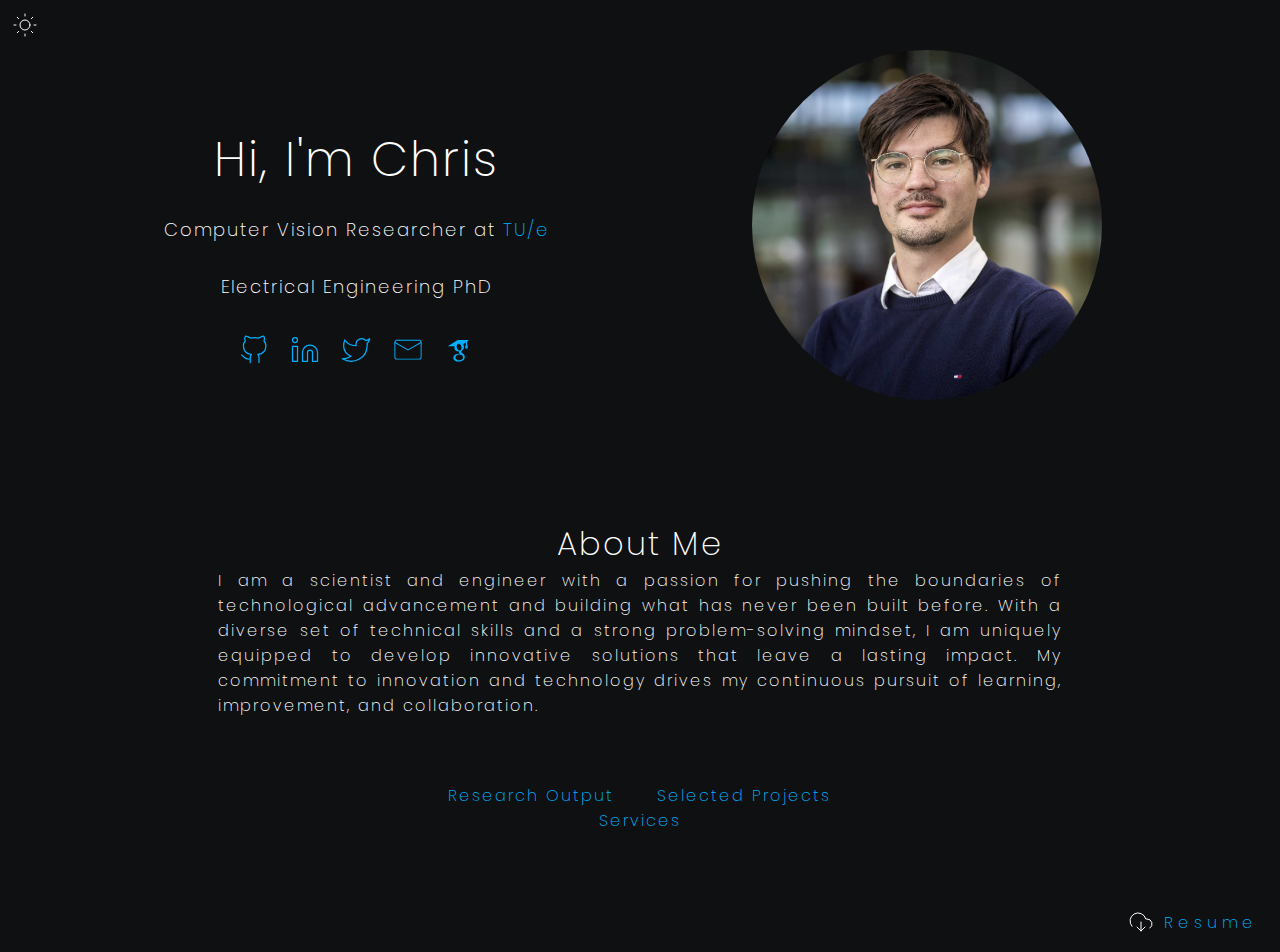
<file: index.html>
<!doctype html>
<html lang="en">
<head>
    <meta charset="utf-8">
    <meta content="width=device-width, initial-scale=1.0" name="viewport" shrink-to-fit="no">
    <meta content="portfolio website for Christiaan Viviers" name="description">
    <meta content="Chris Viviers https://github.com/cviviers" name="author">
    <title>Chris Viviers | Researcher, Engineer &amp; Inventor </title>

    <link href="img/favicon.ico" rel="shortcut icon"/>
    <link href="https://netdna.bootstrapcdn.com/font-awesome/4.0.3/css/font-awesome.css" rel="stylesheet">
    <link href="https://fonts.googleapis.com/css2?family=Poppins:wght@100;200;500&display=swap" rel="stylesheet">
    <link href="css/style.css" rel="stylesheet">
    <link href="css/bootstrap-grid.css" rel="stylesheet">
    <style>
    </style>

</head>

<body>
<button onclick="dayNightToggle()">Toggle dark mode</button>

<div class="container vertical-center">
    <div class="row">
        <div class="center">
            <h1>Hi, I'm Chris</h1>
            <p class="title-desc center">Computer Vision Researcher at <a href="https://www.tue.nl/en/">TU/e</a> </p>
            <p class="title-desc center">Electrical Engineering PhD</p>
            <div class="col-md-8 col-sm-9 center">
                <div class="row" id="social-list"></div>
            </div>
        </div>
        <img class="center col-10 col-sm-10 col-lg-4 col-md-4" src="img/chris.jpg" style="border-radius: 50%; object-fit: cover; width: 70%;">
    </div>
</div>

<div class="container-fluid">
    <div class="row">
        <div class="center col-10 col-sm-10 col-lg-8 col-md-8">
            <h2>About Me</h2> 
            <p class="justify-content">I am a scientist and engineer with a passion for pushing the boundaries of technological advancement and building what has never been built before. With a diverse set of technical skills and a strong problem-solving mindset, I am uniquely equipped to develop innovative solutions that leave a lasting impact. My commitment to innovation and technology drives my continuous pursuit of learning, improvement, and collaboration.</p>
        </div>
    </div>
</div>



<div class="container-fluid">
    <div class="row spacing">
        <div class="center col-10 col-sm-10 col-lg-5 col-md-5 spacing">
            <a class="some-padding" href="publications.html"> Research Output</a> <a class="some-padding" href="projects.html">Selected Projects</a> <a class="some-padding" href="services.html">Services</a>
        </div>
    </div>
</div>

<div class="container-fluid resume-text">
        <a href="resume/Christiaan_Viviers_CV.pdf">
            <div class="resume-img"></div>
            Resume
        </a>
</div>

<script src="js/load.js" type="text/javascript"></script>
<script>


</script>
</body>
</html>
</file>
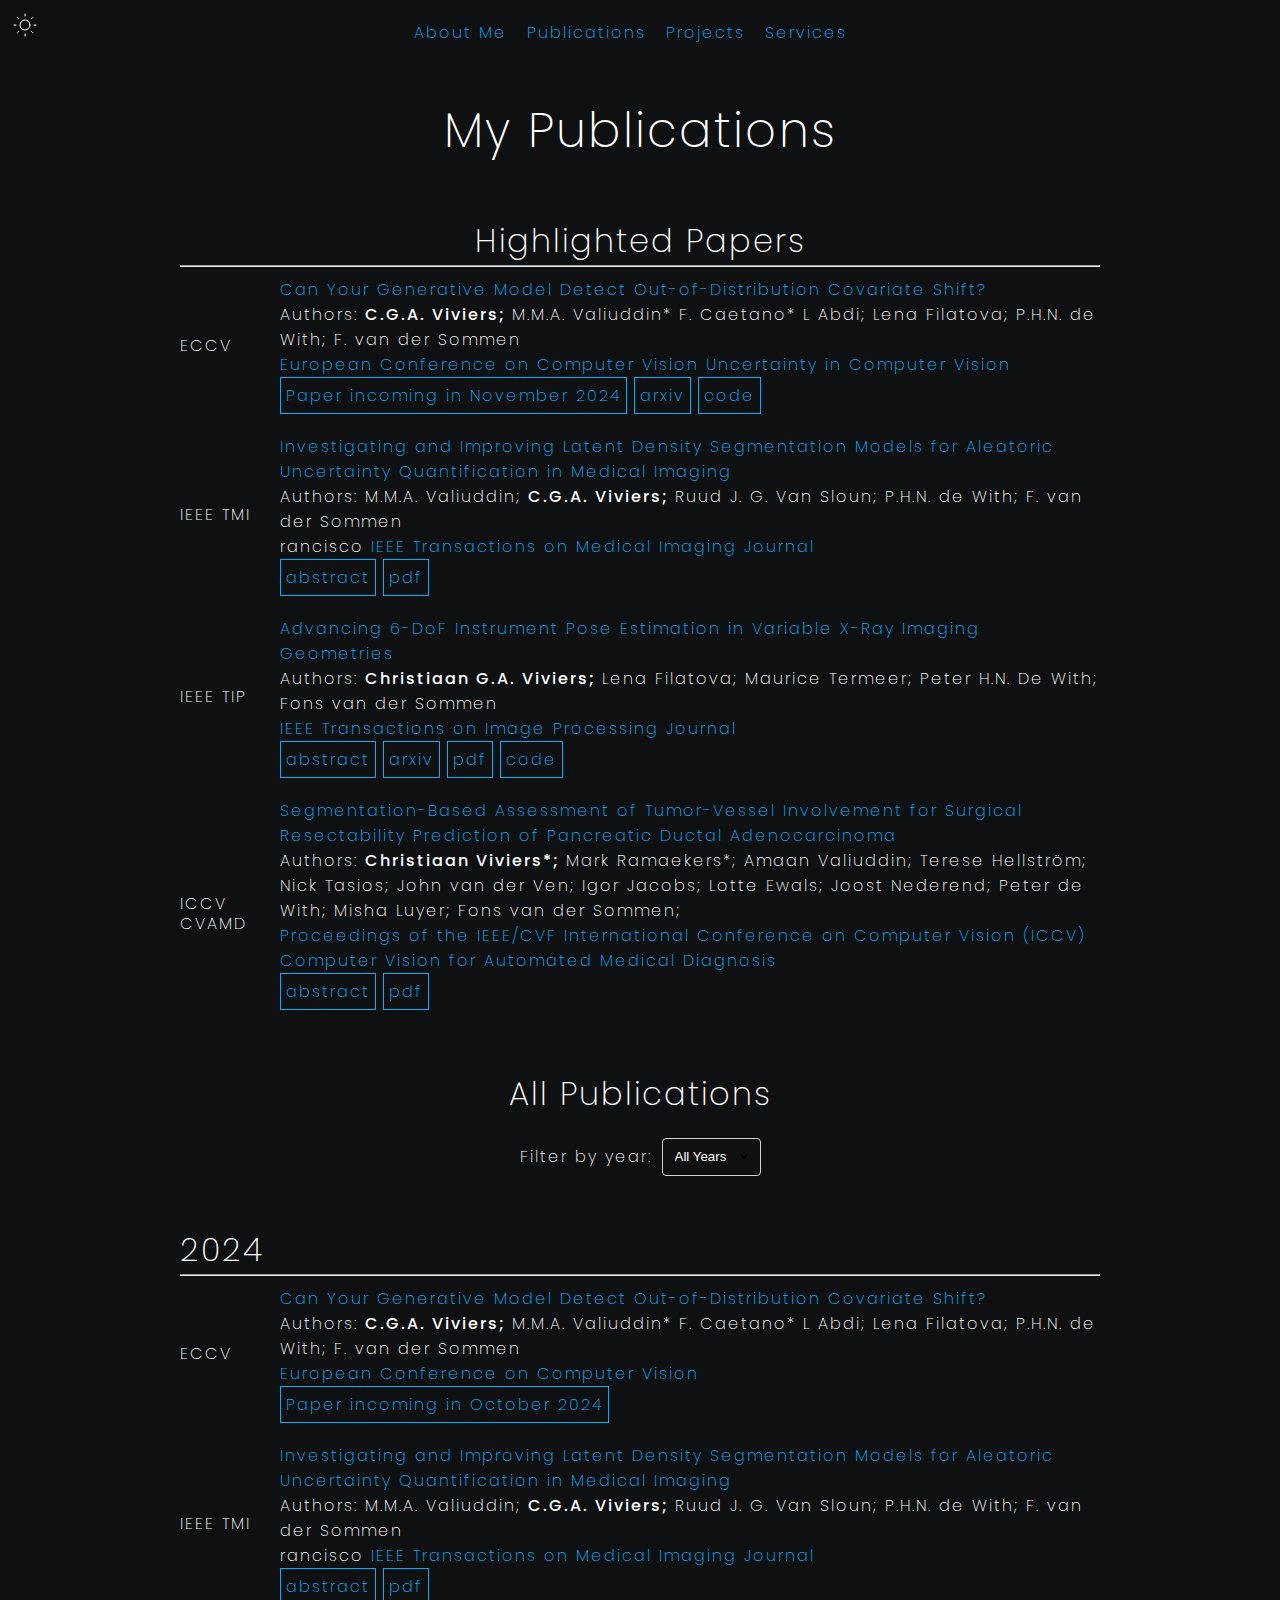
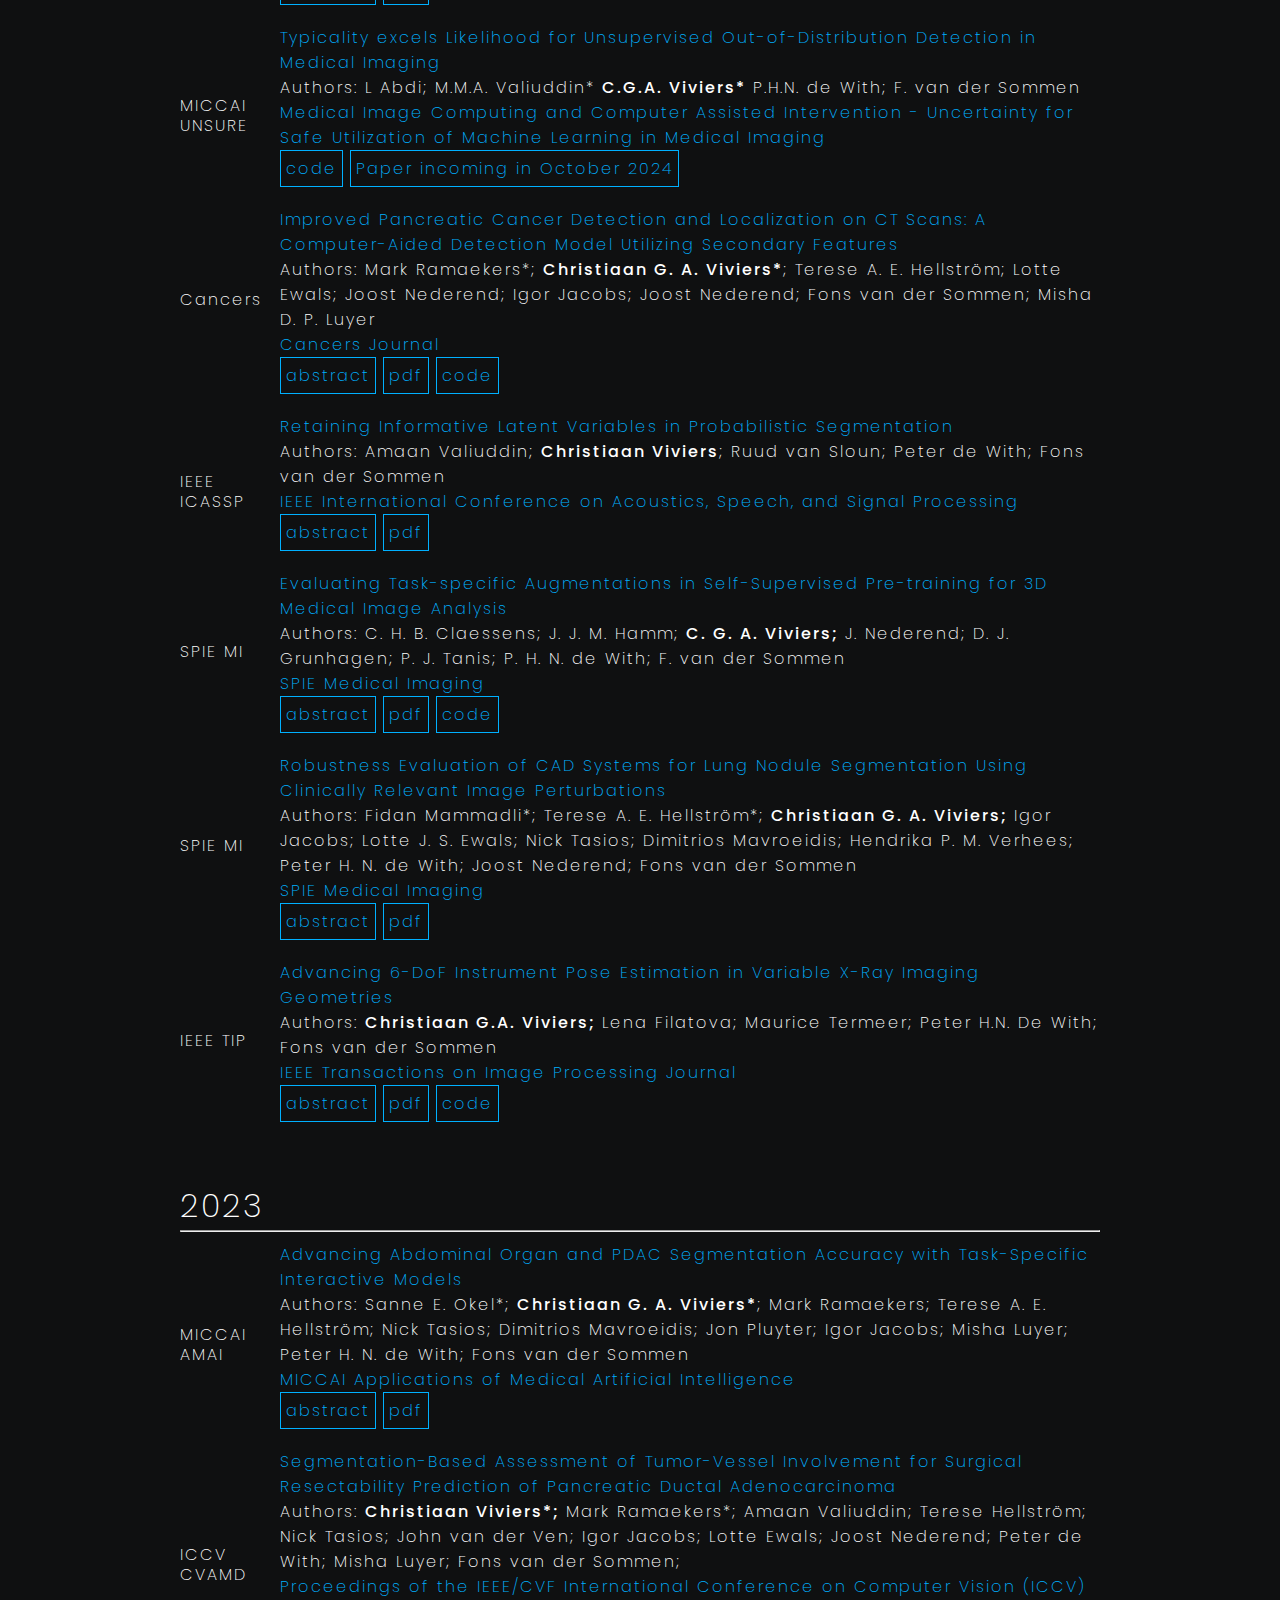
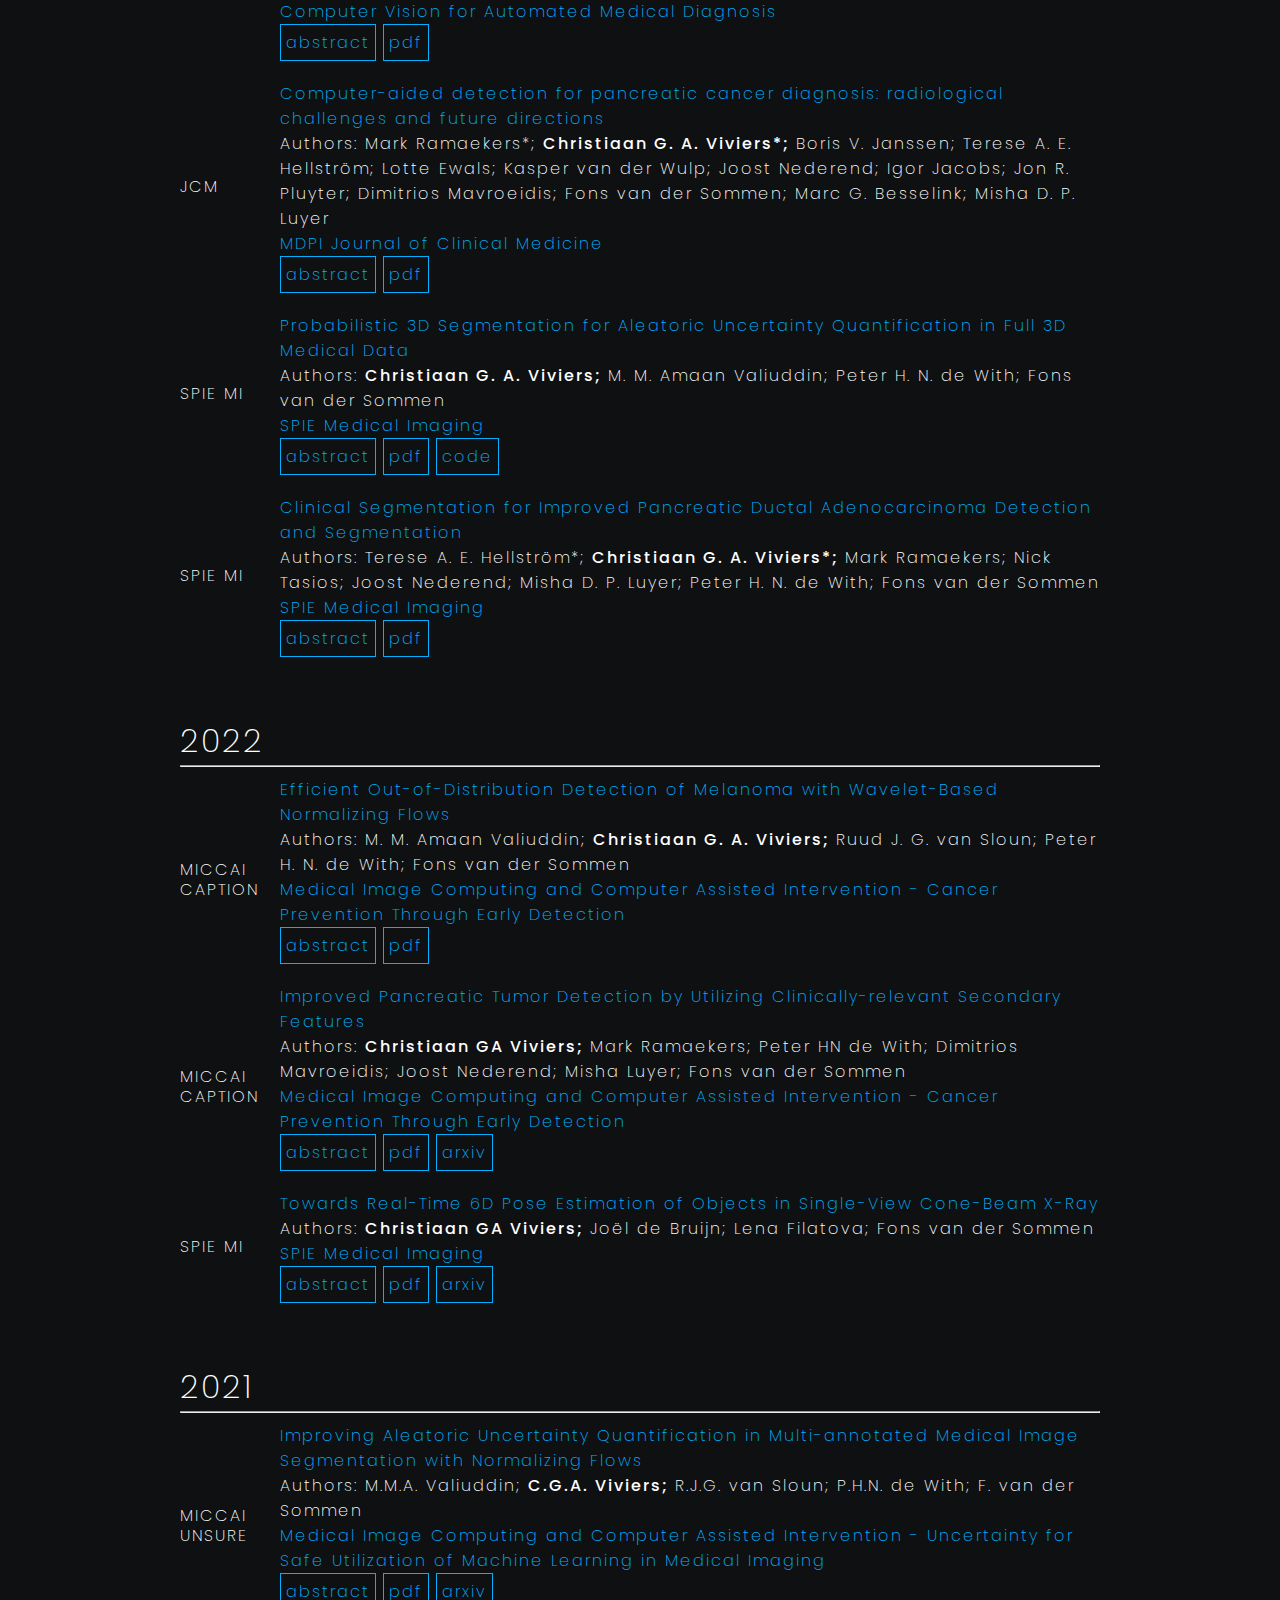
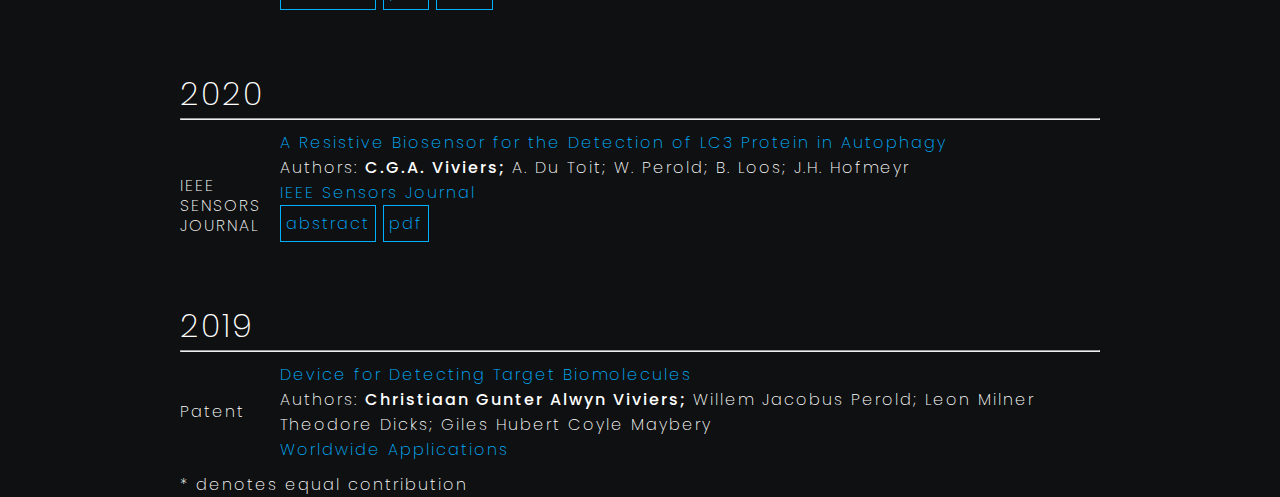
<file: publications.html>
<html lang="en">
<head>
    <meta charset="utf-8">
    <meta content="width=device-width, initial-scale=1.0" name="viewport" shrink-to-fit=no">
    <meta content="portfolio website for Christiaan Viviers" name="description">
    <meta content="Chris Viviers https://github.com/cviviers" name="author">
    <title>Chris Viviers | Publications</title>

    <link href="img/favicon.ico" rel="shortcut icon"/>
    <link href="https://netdna.bootstrapcdn.com/font-awesome/4.0.3/css/font-awesome.css" rel="stylesheet">
    <link href="https://fonts.googleapis.com/css2?family=Poppins:wght@100;200;500&display=swap" rel="stylesheet">
    <link href="css/style.css" rel="stylesheet">
    <link href="css/bootstrap-grid.css" rel="stylesheet">
</head>


<body>
<div class="nav-header">
    <button onclick="dayNightToggle()">Toggle dark mode</button>
    <nav>
        <ul>
            <li><a href="index.html">About Me</a></li>
            <li><a href="publications.html">Publications</a></li>
            <li><a href="projects.html">Projects</a></li>
            <li><a href="services.html">Services</a></li>
        </ul>
    </nav>
    </div>
<div class="container">
    <div class="row">
        <div class="center col-10 col-sm-10 col-lg-10 col-md-10 spacing">
            <h1>My Publications</h1>
            
            <h2>Highlighted Papers</h2>
            <div class="highlight">
                <hr>
                <ul>
                    <li data-venue="ECCV">
                        <div class="publication-content">
                            <a href="">
                                Can Your Generative Model Detect Out-of-Distribution Covariate Shift?</a><br>
                                <p>Authors:  <b>C.G.A. Viviers;</b> M.M.A. Valiuddin&#42; F. Caetano&#42; L Abdi; Lena Filatova; P.H.N. de With; F. van der Sommen</p>
                                <a href="https://eccv2024.ecva.net/">European Conference on Computer Vision Uncertainty in Computer Vision</a><br>
                                <a class="external-element" href="">Paper incoming in November 2024</a>
                                <a class="external-element" href="https://arxiv.org/abs/2409.03043#">arxiv</a>
                                <a class="external-element" href="https://github.com/cviviers/CovariateFlow">code</a>
                        </div>
                    </li>
                    <li data-venue="IEEE TMI">
                        <div class="publication-content">
                            <a href="https://ieeexplore.ieee.org/abstract/document/10639444">
                                Investigating and Improving Latent Density Segmentation Models for Aleatoric Uncertainty Quantification in Medical Imaging</a><br>
                                <p>Authors:  M.M.A. Valiuddin; <b>C.G.A. Viviers;</b> Ruud J. G. Van Sloun; P.H.N. de With; F. van der Sommen</p>rancisco
                                <a href="https://ieeexplore.ieee.org/xpl/RecentIssue.jsp?punumber=42">IEEE Transactions on Medical Imaging Journal</a><br>
                                <a class="external-element" href="https://ieeexplore.ieee.org/abstract/document/10639444">abstract</a> 
                                <a class="external-element" href="https://ieeexplore.ieee.org/stamp/stamp.jsp?tp=&arnumber=10639444">pdf</a>
                        </div>
                    </li>
                    <li data-venue="IEEE TIP">
                        <div class="publication-content">
                            <a href="https://ieeexplore.ieee.org/document/10478293">
                                Advancing 6-DoF Instrument Pose Estimation in Variable X-Ray Imaging Geometries</a><br>
                                <p>Authors: <b>Christiaan G.A. Viviers;</b> Lena Filatova; Maurice Termeer; Peter H.N. De With; Fons van der Sommen</p>
                                <a href="https://ieeexplore.ieee.org/xpl/aboutJournal.jsp?punumber=83">IEEE Transactions on Image Processing Journal</a><br>
                                <a class="external-element" href="https://ieeexplore.ieee.org/document/10478293">abstract</a>
                                <a class="external-element" href="https://arxiv.org/abs/2405.11677">arxiv</a> 
                                <a class="external-element" href="https://ieeexplore.ieee.org/document/10478293">pdf</a>
                                <a class="external-element" href="https://github.com/cviviers/YOLOv5-6D-Pose">code</a>

                        </div>
                    </li>
                    <li data-venue="ICCV CVAMD">
                        <div class="publication-content">
                            <a href="https://openaccess.thecvf.com/content/ICCV2023W/CVAMD/html/Viviers_Segmentation-Based_Assessment_of_Tumor-Vessel_Involvement_for_Surgical_Resectability_Prediction_of_ICCVW_2023_paper.html">
                                Segmentation-Based Assessment of Tumor-Vessel Involvement for Surgical Resectability Prediction of Pancreatic Ductal Adenocarcinoma</a><br>
                                <p>Authors: <b>Christiaan Viviers&#42;;</b> Mark Ramaekers&#42;; Amaan Valiuddin; Terese Hellström; Nick Tasios; John van der Ven; Igor Jacobs; Lotte Ewals; Joost Nederend; Peter de With; Misha Luyer; Fons van der Sommen;</p>

                                <a href="https://link.springer.com/book/10.1007/978-3-031-47076-9">Proceedings of the IEEE/CVF International Conference on Computer Vision (ICCV) Computer Vision for Automated Medical Diagnosis</a><br>
                                <a class="external-element" href="https://openaccess.thecvf.com/content/ICCV2023W/CVAMD/html/Viviers_Segmentation-Based_Assessment_of_Tumor-Vessel_Involvement_for_Surgical_Resectability_Prediction_of_ICCVW_2023_paper.html">abstract</a> 
                                <a class="external-element" href="https://openaccess.thecvf.com/content/ICCV2023W/CVAMD/papers/Viviers_Segmentation-Based_Assessment_of_Tumor-Vessel_Involvement_for_Surgical_Resectability_Prediction_of_ICCVW_2023_paper.pdf">pdf</a>

                        </div>
                    </li>
                </ul>
            </div>

            <h2>All Publications</h2>
            <div class="filter-container">
                <label for="year-filter">Filter by year:</label>
                <select id="year-filter" class="custom-select">
                    <option value="all">All Years</option>
                    <option value="2024">2024</option>
                    <option value="2023">2023</option>
                    <option value="2022">2022</option>
                    <option value="2021">2021</option>
                    <option value="2020">2020</option>
                    <option value="2019">2019</option>
                </select>
            </div>

            <script>
                document.addEventListener('DOMContentLoaded', function() {
                    const yearFilter = document.getElementById('year-filter');
                    const publications = document.querySelectorAll('.year');
                
                    yearFilter.addEventListener('change', function() {
                        const selectedYear = this.value;
                        
                        publications.forEach(yearSection => {
                            if (selectedYear === 'all' || yearSection.id === selectedYear) {
                                yearSection.style.display = 'block';
                            } else {
                                yearSection.style.display = 'none';
                            }
                        });
                    });
                });
            </script>

            <div class="year" id="2024">
                <h2 class="pub-year">2024</h2>
                <hr>
                <ul>
                    <li data-venue="ECCV">
                        <div class="publication-content">
                            <a href="">
                                Can Your Generative Model Detect Out-of-Distribution Covariate Shift?</a><br>
                                <p>Authors:  <b>C.G.A. Viviers;</b> M.M.A. Valiuddin&#42; F. Caetano&#42; L Abdi; Lena Filatova; P.H.N. de With; F. van der Sommen</p>
                                <a href="https://eccv2024.ecva.net/">European Conference on Computer Vision</a><br>
                                <a class="external-element" href="">Paper incoming in October 2024</a>
                             
   
                        </div>
                    </li>
                    <li data-venue="IEEE TMI">
                        <div class="publication-content">
                            <a href="https://ieeexplore.ieee.org/abstract/document/10639444">
                                Investigating and Improving Latent Density Segmentation Models for Aleatoric Uncertainty Quantification in Medical Imaging</a><br>
                                <p>Authors:  M.M.A. Valiuddin; <b>C.G.A. Viviers;</b> Ruud J. G. Van Sloun; P.H.N. de With; F. van der Sommen</p>rancisco
                                <a href="https://ieeexplore.ieee.org/xpl/RecentIssue.jsp?punumber=42">IEEE Transactions on Medical Imaging Journal</a><br>
                                <a class="external-element" href="https://ieeexplore.ieee.org/abstract/document/10639444">abstract</a> 
                                <a class="external-element" href="https://ieeexplore.ieee.org/stamp/stamp.jsp?tp=&arnumber=10639444">pdf</a>
   
                        </div>
                    </li>

                    <li data-venue="MICCAI UNSURE">
                        <div class="publication-content">
                            <a href="https://link.springer.com/chapter/10.1007/978-3-030-87735-4_8">
                                Typicality excels Likelihood for Unsupervised Out-of-Distribution Detection in Medical Imaging</a><br>
                                <p>Authors: L Abdi; M.M.A. Valiuddin&#42; <b>C.G.A. Viviers&#42;</b> P.H.N. de With; F. van der Sommen</p>
                                <a href="https://unsuremiccai.github.io/">Medical Image Computing and Computer Assisted Intervention - Uncertainty for Safe Utilization of Machine Learning in Medical Imaging</a><br>
                                <a class="external-element" href="https://github.com/lemarabd/typicality-MOOD">code</a>
                                <a class="external-element" href="">Paper incoming in October 2024</a> 
   
                        </div>
                    </li>

                    <li data-venue="Cancers">
                        <div class="publication-content">
                            <a href="https://www.mdpi.com/2072-6694/16/13/2403">
                                Improved Pancreatic Cancer Detection and Localization on CT Scans: A Computer-Aided Detection Model Utilizing Secondary Features</a><br>
                                <p>Authors: Mark Ramaekers&#42;; <b>Christiaan G. A. Viviers&#42;</b>; Terese A. E. Hellström; Lotte Ewals; Joost Nederend; Igor Jacobs; Joost Nederend; Fons van der Sommen; Misha D. P. Luyer</p>
                                <a href="https://www.mdpi.com/journal/cancers">Cancers Journal</a><br>
                                <a class="external-element" href="https://www.mdpi.com/2072-6694/16/13/2403">abstract</a> 
                                <a class="external-element" href="https://www.mdpi.com/2072-6694/16/13/2403/pdf?version=1719652902">pdf</a>
                                <a class="external-element" href="https://github.com/cviviers/3D_UNetSecondaryFeatures">code</a>
                        </div>
                    </li>

                    <li data-venue="IEEE ICASSP">
                        <div class="publication-content">
                            <a href="https://ieeexplore.ieee.org/abstract/document/10447580">
                                Retaining Informative Latent Variables in Probabilistic Segmentation</a><br>
                                <p>Authors: Amaan Valiuddin; <b>Christiaan Viviers</b>; Ruud van Sloun; Peter de With; Fons van der Sommen</p>

                                <a href="https://ieeexplore.ieee.org/xpl/conhome/10445798/proceeding">IEEE International Conference on Acoustics, Speech, and Signal Processing</a><br>
                                <a class="external-element" href="https://ieeexplore.ieee.org/abstract/document/10447580">abstract</a> 
                                <a class="external-element" href="https://ieeexplore.ieee.org/stamp/stamp.jsp?tp=&arnumber=10447580">pdf</a>

                        </div>
                    </li>

                    <li data-venue="SPIE MI">
                        <div class="publication-content">
                            <a href="https://www.spiedigitallibrary.org/conference-proceedings-of-spie/12926/3000850/Evaluating-task-specific-augmentations-in-self-supervised-pre-training-for/10.1117/12.3000850.short">
                                Evaluating Task-specific Augmentations in Self-Supervised Pre-training for 3D Medical Image Analysis</a><br>
                                <p>Authors: C. H. B. Claessens; J. J. M. Hamm; <b>C. G. A. Viviers;</b> J. Nederend; D. J. Grunhagen; P. J. Tanis; P. H. N. de With; F. van der Sommen</p>

                                <a href="https://spie.org/conferences-and-exhibitions/medical-imaging#_=_">SPIE Medical Imaging</a><br>
                                <a class="external-element" href="https://www.spiedigitallibrary.org/conference-proceedings-of-spie/12926/3000850/Evaluating-task-specific-augmentations-in-self-supervised-pre-training-for/10.1117/12.3000850.short">abstract</a> 
                                <a class="external-element" href="https://www.spiedigitallibrary.org/proceedings/Download?urlId=10.1117%2F12.3000850">pdf</a>
                                <a class="external-element" href="https://github.com/cclaess/3DMedDINO">code</a>

                        </div>
                    </li>
                    <li data-venue="SPIE MI">
                        <div class="publication-content">
                            <a href="https://doi.org/10.1117/12.3006211">
                                Robustness Evaluation of CAD Systems for Lung Nodule Segmentation Using Clinically Relevant Image Perturbations</a><br>
                                <p>Authors: Fidan Mammadli&#42;; Terese A. E. Hellström&#42;; <b>Christiaan G. A. Viviers;</b> Igor Jacobs; Lotte J. S. Ewals; Nick Tasios; Dimitrios Mavroeidis; Hendrika P. M. Verhees; Peter H. N. de With; Joost Nederend; Fons van der Sommen</p>

                                <a href="https://spie.org/conferences-and-exhibitions/medical-imaging#_=_">SPIE Medical Imaging</a><br>
                                <a class="external-element" href="https://doi.org/10.1117/12.3006211">abstract</a> 
                                <a class="external-element" href="https://www.spiedigitallibrary.org/proceedings/Download?urlId=10.1117%2F12.3006211">pdf</a>

                        </div>
                    </li>
                    <li data-venue="IEEE TIP">
                        <div class="publication-content">
                            <a href="https://ieeexplore.ieee.org/document/10478293">
                                Advancing 6-DoF Instrument Pose Estimation in Variable X-Ray Imaging Geometries</a><br>
                                <p>Authors: <b>Christiaan G.A. Viviers;</b> Lena Filatova; Maurice Termeer; Peter H.N. De With; Fons van der Sommen</p>

                                <a href="https://ieeexplore.ieee.org/xpl/aboutJournal.jsp?punumber=83">IEEE Transactions on Image Processing Journal</a><br>
                                <a class="external-element" href="https://ieeexplore.ieee.org/document/10478293">abstract</a> 
                                <a class="external-element" href="https://ieeexplore.ieee.org/document/10478293">pdf</a>
                                <a class="external-element" href="https://github.com/cviviers/YOLOv5-6D-Pose">code</a>

                        </div>
                    </li>
                    <!-- Add more publications as needed -->
                </ul>
            </div>
            
            <div class="year" id="2023">
                <h2  class="pub-year">2023</h2>
                <hr>
                <ul>
                    <li data-venue="MICCAI AMAI">
                        <div class="publication-content">
                            <a href="https://link.springer.com/chapter/10.1007/978-3-031-47076-9_6">
                                Advancing Abdominal Organ and PDAC Segmentation Accuracy with Task-Specific Interactive Models</a><br>
                                <p>Authors: Sanne E. Okel&#42;; <b>Christiaan G. A. Viviers&#42;</b>; Mark Ramaekers; Terese A. E. Hellström; Nick Tasios; Dimitrios Mavroeidis; Jon Pluyter; Igor Jacobs; Misha Luyer; Peter H. N. de With; Fons van der Sommen</p>

                                <a href="https://link.springer.com/book/10.1007/978-3-031-47076-9">MICCAI Applications of Medical Artificial Intelligence</a><br>
                                <a class="external-element" href="https://link.springer.com/chapter/10.1007/978-3-031-47076-9_6">abstract</a> 
                                <a class="external-element" href="https://link.springer.com/content/pdf/10.1007/978-3-031-47076-9.pdf">pdf</a>

                        </div>
                    </li>
                    <li data-venue="ICCV CVAMD">
                        <div class="publication-content">
                            <a href="https://openaccess.thecvf.com/content/ICCV2023W/CVAMD/html/Viviers_Segmentation-Based_Assessment_of_Tumor-Vessel_Involvement_for_Surgical_Resectability_Prediction_of_ICCVW_2023_paper.html">
                                Segmentation-Based Assessment of Tumor-Vessel Involvement for Surgical Resectability Prediction of Pancreatic Ductal Adenocarcinoma</a><br>
                                <p>Authors: <b>Christiaan Viviers&#42;;</b> Mark Ramaekers&#42;; Amaan Valiuddin; Terese Hellström; Nick Tasios; John van der Ven; Igor Jacobs; Lotte Ewals; Joost Nederend; Peter de With; Misha Luyer; Fons van der Sommen;</p>

                                <a href="https://link.springer.com/book/10.1007/978-3-031-47076-9">Proceedings of the IEEE/CVF International Conference on Computer Vision (ICCV) Computer Vision for Automated Medical Diagnosis</a><br>
                                <a class="external-element" href="https://openaccess.thecvf.com/content/ICCV2023W/CVAMD/html/Viviers_Segmentation-Based_Assessment_of_Tumor-Vessel_Involvement_for_Surgical_Resectability_Prediction_of_ICCVW_2023_paper.html">abstract</a> 
                                <a class="external-element" href="https://openaccess.thecvf.com/content/ICCV2023W/CVAMD/papers/Viviers_Segmentation-Based_Assessment_of_Tumor-Vessel_Involvement_for_Surgical_Resectability_Prediction_of_ICCVW_2023_paper.pdf">pdf</a>

                        </div>
                    </li>


                    <li data-venue="JCM">
                        <div class="publication-content">
                            <a href="https://www.mdpi.com/2077-0383/12/13/4209">
                                Computer-aided detection for pancreatic cancer diagnosis: radiological challenges and future directions</a><br>
                                <p>Authors: Mark Ramaekers&#42;; <b>Christiaan G. A. Viviers&#42;;</b> Boris V. Janssen; Terese A. E. Hellström; Lotte Ewals; Kasper van der Wulp; Joost Nederend; Igor Jacobs; Jon R. Pluyter; Dimitrios Mavroeidis; Fons van der Sommen; Marc G. Besselink; Misha D. P. Luyer</p>

                                <a href="https://www.mdpi.com/journal/jcm">MDPI Journal of Clinical Medicine</a><br>
                                <a class="external-element" href="https://www.mdpi.com/2077-0383/12/13/4209">abstract</a> 
                                <a class="external-element" href="https://www.mdpi.com/2077-0383/12/13/4209#">pdf</a>

                        </div>
                    </li>
                    <li data-venue="SPIE MI">
                        <div class="publication-content">
                            <a href="https://www.spiedigitallibrary.org/conference-proceedings-of-spie/12465/2654255/Probabilistic-3D-segmentation-for-aleatoric-uncertainty-quantification-in-full-3D/10.1117/12.2654255.full">
                                Probabilistic 3D Segmentation for Aleatoric Uncertainty Quantification in Full 3D Medical Data</a><br>
                                <p>Authors: <b>Christiaan G. A. Viviers;</b> M. M. Amaan Valiuddin; Peter H. N. de With; Fons van der Sommen</p>

                                <a href="https://spie.org/conferences-and-exhibitions/medical-imaging#_=_">SPIE Medical Imaging</a><br>
                                <a class="external-element" href="https://www.spiedigitallibrary.org/conference-proceedings-of-spie/12465/2654255/Probabilistic-3D-segmentation-for-aleatoric-uncertainty-quantification-in-full-3D/10.1117/12.2654255.full">abstract</a> 
                                <a class="external-element" href="https://www.spiedigitallibrary.org/proceedings/Download?urlId=10.1117%2F12.2654255">pdf</a>
                                <a class="external-element" href="https://github.com/cviviers/prob_3D_segmentation">code</a>
                        </div>
                    </li>
                    <li data-venue="SPIE MI">
                        <div class="publication-content">
                            <a href="https://www.spiedigitallibrary.org/conference-proceedings-of-spie/12465/124652M/Clinical-segmentation-for-improved-pancreatic-ductal-adenocarcinoma-detection-and-segmentation/10.1117/12.2654164.full">
                                Clinical Segmentation for Improved Pancreatic Ductal Adenocarcinoma Detection and Segmentation</a><br>
                                <p>Authors: Terese A. E. Hellström&#42;; <b>Christiaan G. A. Viviers&#42;;</b> Mark Ramaekers; Nick Tasios; Joost Nederend; Misha D. P. Luyer; Peter H. N. de With; Fons van der Sommen</p>

                                <a href="https://spie.org/conferences-and-exhibitions/medical-imaging#_=_">SPIE Medical Imaging</a><br>
                                <a class="external-element" href="https://www.spiedigitallibrary.org/conference-proceedings-of-spie/12465/124652M/Clinical-segmentation-for-improved-pancreatic-ductal-adenocarcinoma-detection-and-segmentation/10.1117/12.2654164.full">abstract</a> 
                                <a class="external-element" href="https://www.spiedigitallibrary.org/proceedings/Download?urlId=10.1117%2F12.2654164">pdf</a>
                        </div>
                    </li>

                    <!-- Add more publications as needed -->
                </ul>
            </div>
            <div class="year" id="2022">
                <h2  class="pub-year">2022</h2>
                <hr>
                <ul>
                    <li data-venue="MICCAI CAPTION">
                        <div class="publication-content">
                            <a href="https://link.springer.com/chapter/10.1007/978-3-031-17979-2_10">
                                Efficient Out-of-Distribution Detection of Melanoma with Wavelet-Based Normalizing Flows</a><br>
                                <p>Authors: M. M. Amaan Valiuddin; <b>Christiaan G. A. Viviers;</b> Ruud J. G. van Sloun; Peter H. N. de With; Fons van der Sommen </p>
                                <a href="https://link.springer.com/book/10.1007/978-3-031-17979-2">Medical Image Computing and Computer Assisted Intervention - Cancer Prevention Through Early Detection</a><br>
                                <a class="external-element" href="https://link.springer.com/chapter/10.1007/978-3-031-17979-2_10">abstract</a> 
                                <a class="external-element" href="https://link.springer.com/content/pdf/10.1007/978-3-031-17979-2.pdf">pdf</a>
                        </div>
                    </li>
                    <li data-venue="MICCAI CAPTION">
                        <div class="publication-content">
                            <a href="https://link.springer.com/chapter/10.1007/978-3-031-17979-2_14">
                                Improved Pancreatic Tumor Detection by Utilizing Clinically-relevant Secondary Features</a><br>
                                <p>Authors: <b>Christiaan GA Viviers;</b> Mark Ramaekers; Peter HN de With; Dimitrios Mavroeidis; Joost Nederend; Misha Luyer; Fons van der Sommen</p>
                                <a href="https://link.springer.com/book/10.1007/978-3-031-17979-2">Medical Image Computing and Computer Assisted Intervention - Cancer Prevention Through Early Detection</a><br>
                                <a class="external-element" href="https://link.springer.com/chapter/10.1007/978-3-031-17979-2_14">abstract</a> 
                                <a class="external-element" href="https://link.springer.com/content/pdf/10.1007/978-3-031-17979-2.pdf">pdf</a>
                                <a class="external-element" href="https://arxiv.org/abs/2208.03581">arxiv</a>
                        </div>
                    </li>
                    <li data-venue="SPIE MI">
                        <div class="publication-content">
                            <a href="https://www.spiedigitallibrary.org/conference-proceedings-of-spie/12465/124652M/Clinical-segmentation-for-improved-pancreatic-ductal-adenocarcinoma-detection-and-segmentation/10.1117/12.2654164.full">
                                Towards Real-Time 6D Pose Estimation of Objects in Single-View Cone-Beam X-Ray</a><br>
                                <p>Authors: <b>Christiaan GA Viviers;</b> Joël de Bruijn; Lena Filatova; Fons van der Sommen</p>
        
                                <a href="https://spie.org/conferences-and-exhibitions/medical-imaging#_=_">SPIE Medical Imaging</a><br>
                                <a class="external-element" href="https://www.spiedigitallibrary.org/conference-proceedings-of-spie/12465/124652M/Clinical-segmentation-for-improved-pancreatic-ductal-adenocarcinoma-detection-and-segmentation/10.1117/12.2654164.full">abstract</a> 
                                <a class="external-element" href="https://www.spiedigitallibrary.org/conference-proceedings-of-spie/12034/120341V/Towards-real-time-6D-pose-estimation-of-objects-in-single/10.1117/12.2611143.pdf">pdf</a>
                                <a class="external-element" href="https://arxiv.org/pdf/2211.03211">arxiv</a>
                        </div>
                    </li>
                    <!-- Add more publications as needed -->
                </ul>
            </div>
            
            <div class="year" id="2021">
                <h2  class="pub-year">2021</h2>
                <hr>
                <ul>
                    <li data-venue="MICCAI UNSURE">
                        <div class="publication-content">
                            <a href="https://link.springer.com/chapter/10.1007/978-3-030-87735-4_8">
                                Improving Aleatoric Uncertainty Quantification in Multi-annotated Medical Image Segmentation with Normalizing Flows</a><br>
                                <p>Authors: M.M.A. Valiuddin; <b>C.G.A. Viviers;</b> R.J.G. van Sloun; P.H.N. de With; F. van der Sommen</p>
        
                                <a href="https://unsuremiccai.github.io/">Medical Image Computing and Computer Assisted Intervention - Uncertainty for Safe Utilization of Machine Learning in Medical Imaging</a><br>
                                <a class="external-element" href="https://link.springer.com/chapter/10.1007/978-3-030-87735-4_8">abstract</a> 
                                <a class="external-element" href="https://link.springer.com/content/pdf/10.1007/978-3-030-87735-4.pdf">pdf</a>
                                <a class="external-element" href="https://arxiv.org/abs/2108.02155">arxiv</a>
                        </div>
                    </li>
                    <!-- Add more publications as needed -->
                </ul>
            </div>
            <div class="year" id="2020">
                <h2  class="pub-year">2020</h2>
                <hr>
                <ul>
                    <li data-venue="IEEE SENSORS JOURNAL">
                        <div class="publication-content">
                            <a href="https://ieeexplore.ieee.org/abstract/document/8979366">
                                A Resistive Biosensor for the Detection of LC3 Protein in Autophagy</a><br>
                                <p>Authors: <b>C.G.A. Viviers;</b> A. Du Toit; W. Perold; B. Loos; J.H. Hofmeyr</p>
        
                                <a href="https://ieeexplore.ieee.org/xpl/RecentIssue.jsp?punumber=7361">IEEE Sensors Journal</a><br>
                                <a class="external-element" href="https://ieeexplore.ieee.org/abstract/document/8979366">abstract</a> 
                                <a class="external-element" href="https://ieeexplore.ieee.org/stamp/stamp.jsp?tp=&arnumber=8979366">pdf</a>
                        </div>
                    </li>
                </ul>
            </div>
            <div class="year" id="2019">
                <h2  class="pub-year">2019</h2>
                <hr>
                <ul>
                    <li data-venue="Patent">
                        <div class="publication-content">
                            <a href="https://patents.google.com/patent/US10302637B2/en">
                                Device for Detecting Target Biomolecules</a><br>
                                <p>Authors: <b>Christiaan Gunter Alwyn Viviers;</b> Willem Jacobus Perold; Leon Milner Theodore Dicks; Giles Hubert Coyle Maybery</p>
        
                                <a href="https://patents.google.com/patent/US10302637B2/en">Worldwide Applications</a><br>
                        </div>
                    </li>
                </ul>
            </div>
            <div>
            <p class="equal-content">&#42; denotes equal contribution</p>   
            </div>
            
        </div>
    </div>
</div>

<script src="js/load.js" type="text/javascript"></script>
</body>
</html>
</file>
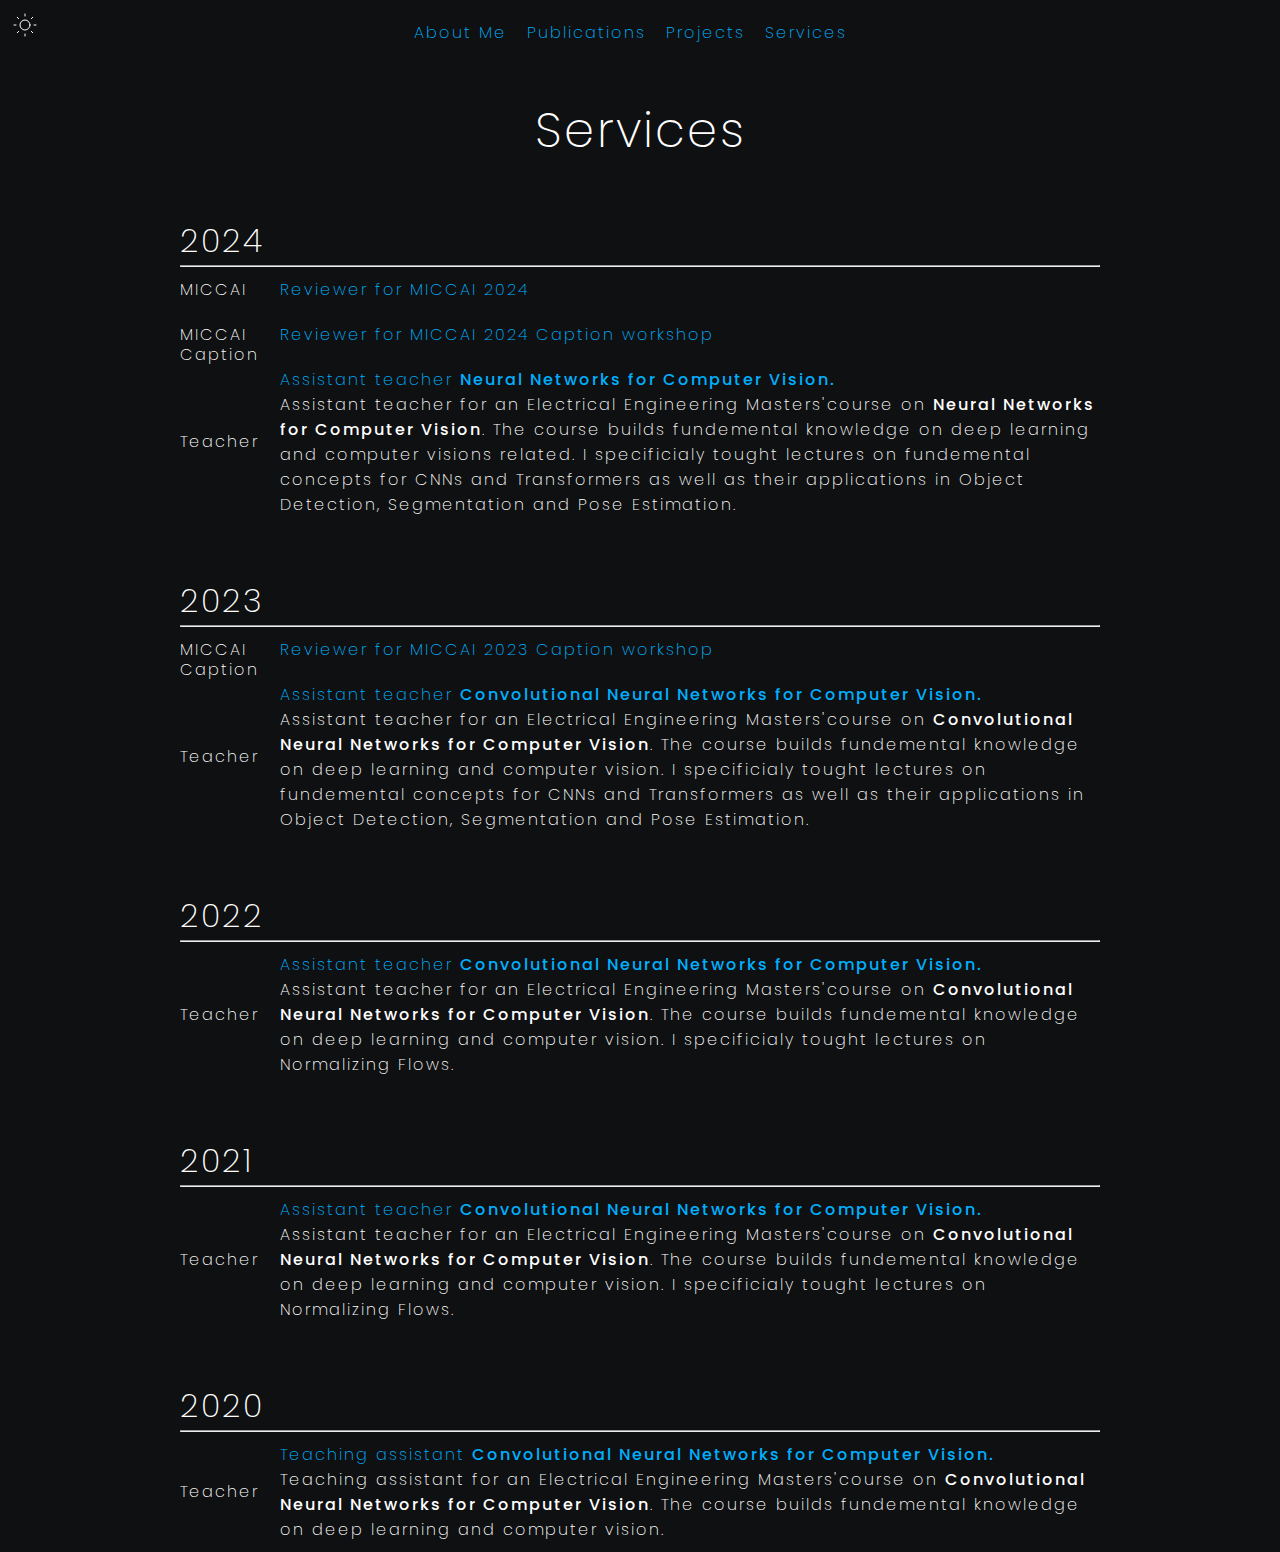
<file: services.html>
<html lang="en">
<head>
    <meta charset="utf-8">
    <meta content="width=device-width, initial-scale=1.0" name="viewport" shrink-to-fit=no">
    <meta content="portfolio website for Christiaan Viviers" name="description">
    <meta content="Chris Viviers https://github.com/cviviers" name="author">
    <title>Chris Viviers | Services</title>

    <link href="img/favicon.ico" rel="shortcut icon"/>
    <link href="https://netdna.bootstrapcdn.com/font-awesome/4.0.3/css/font-awesome.css" rel="stylesheet">
    <link href="https://fonts.googleapis.com/css2?family=Poppins:wght@100;200;500&display=swap" rel="stylesheet">
    <link href="css/style.css" rel="stylesheet">
    <link href="css/bootstrap-grid.css" rel="stylesheet">
</head>


<body>
<div class="nav-header">
    <button onclick="dayNightToggle()">Toggle dark mode</button>
    <nav>
        <ul>
            <li><a href="index.html">About Me</a></li>
            <li><a href="publications.html">Publications</a></li>
            <li><a href="projects.html">Projects</a></li>
            <li><a href="services.html">Services</a></li>
        </ul>
    </nav>
    </div>
<div class="container">
    <div class="row">
        <div class="center col-10 col-sm-10 col-lg-10 col-md-10 spacing">
            <h1>Services</h1>
            <div class="year">
                <h2 class="pub-year">2024</h2>
                <hr>
                <ul>
                    <li data-venue="MICCAI">
                        <div class="publication-content">
                            <a href="https://conferences.miccai.org/2024/en/">
                                Reviewer for MICCAI 2024</a><br>

                        </div>
                    </li>
                    <li data-venue="MICCAI Caption">
                        <div class="publication-content">
                            <a href="https://caption-workshop.github.io/#Keynote%20speakers">
                                Reviewer for MICCAI 2024 Caption workshop</a><br>
                        </div>
                    </li>
                    <li data-venue="Teacher">
                        <div class="publication-content">
                            <a href="https://research.tue.nl/nl/courses/neural-networks-for-computer-vision">
                                Assistant teacher <b>Neural Networks for Computer Vision.</b></a><br>
                                <p>Assistant teacher for an Electrical Engineering Masters'course on <b>Neural Networks for Computer Vision</b>. The course builds fundemental knowledge on deep learning and computer visions related. I specificialy tought lectures on fundemental concepts for CNNs and Transformers as well as their applications in Object Detection, Segmentation and Pose Estimation.</p>
                        </div>
                    </li>
                    <!-- Add more publications as needed -->
                </ul>
            </div>
            <div class="year">
                <h2 class="pub-year">2023</h2>
                <hr>
                <ul>

                    <li data-venue="MICCAI Caption">
                        <div class="publication-content">
                            <a href="https://caption-workshop.github.io/miccai2023/">
                                Reviewer for MICCAI 2023 Caption workshop</a><br>
                        </div>
                    </li>
                    <li data-venue="Teacher">
                        <div class="publication-content">
                            <a href="https://research.tue.nl/nl/courses/neural-networks-for-computer-vision">
                                Assistant teacher <b>Convolutional Neural Networks for Computer Vision.</b></a><br>
                                <p>Assistant teacher for an Electrical Engineering Masters'course on <b>Convolutional Neural Networks for Computer Vision</b>. The course builds fundemental knowledge on deep learning and computer vision. I specificialy tought lectures on fundemental concepts for CNNs and Transformers as well as their applications in Object Detection, Segmentation and Pose Estimation.</p>
                        </div>
                    </li>
                    <!-- Add more publications as needed -->
                </ul>
            </div>
            <div class="year">
                <h2 class="pub-year">2022</h2>
                <hr>
                <ul>
                    <li data-venue="Teacher">
                        <div class="publication-content">
                            <a href="https://research.tue.nl/nl/courses/neural-networks-for-computer-vision">
                                Assistant teacher <b>Convolutional Neural Networks for Computer Vision.</b></a><br>
                                <p>Assistant teacher for an Electrical Engineering Masters'course on <b>Convolutional Neural Networks for Computer Vision</b>. The course builds fundemental knowledge on deep learning and computer vision. I specificialy tought lectures on Normalizing Flows.</p>
                        </div>
                    </li>
                    <!-- Add more publications as needed -->
                </ul>
            </div>
            <div class="year">
                <h2 class="pub-year">2021</h2>
                <hr>
                <ul>
                    <li data-venue="Teacher">
                        <div class="publication-content">
                            <a href="https://research.tue.nl/nl/courses/neural-networks-for-computer-vision">
                                Assistant teacher <b>Convolutional Neural Networks for Computer Vision.</b></a><br>
                                <p>Assistant teacher for an Electrical Engineering Masters'course on <b>Convolutional Neural Networks for Computer Vision</b>. The course builds fundemental knowledge on deep learning and computer vision. I specificialy tought lectures on Normalizing Flows.</p>
                        </div>
                    </li>
                    <!-- Add more publications as needed -->
                </ul>
            </div>
            <div class="year">
                <h2 class="pub-year">2020</h2>
                <hr>
                <ul>
                    <li data-venue="Teacher">
                        <div class="publication-content">
                            <a href="https://research.tue.nl/nl/courses/neural-networks-for-computer-vision">
                                Teaching assistant <b>Convolutional Neural Networks for Computer Vision.</b></a><br>
                                <p>Teaching assistant for an Electrical Engineering Masters'course on <b>Convolutional Neural Networks for Computer Vision</b>. The course builds fundemental knowledge on deep learning and computer vision. </p>
                        </div>
                    </li>
                    <!-- Add more publications as needed -->
                </ul>
            </div>
        </div> 
    </div>
</div>

<script src="js/load.js" type="text/javascript"></script>
</body>
</html>
</file>
<file: css/style.css>
body{transition: all 0.5s ease;margin:0!important;font-family:Poppins,sans-serif!important;letter-spacing:2px!important;color:#fff;background:#0f1011;font-weight:200; margin: auto!important}

h1{text-align:center!important;margin-top:50px!important;font-weight:200!important;font-size:3em}
*{margin:0px;padding:0px;}

h2{text-align:center!important;margin-top:50px!important;font-weight:200!important;font-size:2em}

.center{margin:auto!important;text-align:center!important}

.vertical-center{min-height:50%;min-height:50vh;display:flex;align-items:center; margin-bottom: 0;}

.spacing{margin-top:5%;margin-top:5vh;margin-bottom:5%;margin-bottom:5vh}

.title-desc{margin-top:20px!important;margin-bottom:30px!important;max-width:450px!important;font-weight:200;font-size:18px}

.resume-text{position: static;font-weight: 200;letter-spacing: 5px;font-size: 16px;margin-left: auto;margin-right: 10px;text-align: right;}

.resume-text a{color:inherit; text-decoration: none; display: flex; padding:12px;} 

.resume-text a img{ padding-right:14px;}

@media screen and (max-width: 576px) {.resume-text a{justify-content: center;}}
@media screen and (min-width: 575px) {.resume-text a{justify-content: flex-end;}}

.light-mode{color:#0d0e0f!important;background:#fff!important;}

.light-mode .resume-img{ background: url(../img/download-cloud.svg) no-repeat;}

.resume-img{margin-right: 5px; display: block; -moz-box-sizing: border-box; box-sizing: border-box; width: 30px; height: 30px; background: url(../img/download-cloud-light.svg) no-repeat; }

button{  background: url(../img/sun.svg) no-repeat;  color: transparent;  box-shadow: none;  border: none;  width: 50px;  height: 50px;  background-position: center;  position: absolute;  cursor: pointer;  }

.light-mode button{background: url(../img/moon.svg) no-repeat; background-position: center;}

button:focus {outline:0;}

.justify-content{text-align: justify;}

.container-fluid {
    padding-top: 20px; /* Adjust this value as needed */
}

.some-padding{padding-left: 2vh;padding-right: 2vh;}

.pub-year{text-align: left!important;}

.year ul {
    list-style-type: none; /* Remove bullets */
    padding: 0; /* Remove default padding */
}

.year ul li {
    padding: 10px 0; /* Add top and bottom padding */
    position: relative; /* Needed for ::before pseudo-element */
}

.year ul li::before {
    content: attr(data-venue); /* Add content here, e.g., "CONF" for a conference */
    position: absolute;
    left: 0;
    top: 50%;
    transform: translateY(-50%); /* Center vertically */
    width: 100px; /* Adjust as needed */
    height: 20px; /* Adjust as needed */
    /*background: #fff;  Adjust as needed */
    text-align: left;
    line-height: 20px; /* Adjust as needed */
}


.highlight ul {
    list-style-type: none; /* Remove bullets */
    padding: 0; /* Remove default padding */
}

.highlight ul li {
    padding: 10px 0; /* Add top and bottom padding */
    position: relative; /* Needed for ::before pseudo-element */
}

.highlight ul li::before {
    content: attr(data-venue); /* Add content here, e.g., "CONF" for a conference */
    position: absolute;
    left: 0;
    top: 50%;
    transform: translateY(-50%); /* Center vertically */
    width: 100px; /* Adjust as needed */
    height: 20px; /* Adjust as needed */
    /*background: #fff;  Adjust as needed */
    text-align: left;
    line-height: 20px; /* Adjust as needed */
}

a[href] {
    text-decoration: none; /* Remove underline */
    color: #00b0ff; /* Light blue color */
}
a.external-element {
    border: 1px solid #00b0ff; /* Change color as needed */
    padding: 5px; /* Add some space around the text */
    display: inline-block; /* Needed to apply padding and border correctly */
}

.publication-content {
    margin-left: 100px; /* Leave 12% space on the left */
    text-align: left;
}

.equal-content {
    text-align: left;
}

.nav-header nav ul {
    display: flex;
    list-style-type: none; /* Remove bullets */
    padding: 0; /* Remove default padding */
    justify-content: center;
    align-items: center;
    flex-direction: row;
}

.nav-header nav ul li {
    margin-right: 20px; /* Add some space between the items */
    margin-top: 20px; /* Add some space between the items */
}

.stats-container {
    display: flex;
    justify-content: space-around;
    margin-bottom: 30px;
}
.stat-item {
    text-align: center;
}
.stat-number {
    font-size: 3em;
    color: #007bff;
}

.filter-container {
    margin: 20px auto;
    display: flex;
    align-items: center;
    justify-content: center;
    max-width: 300px; /* Adjust this value as needed */
}

.filter-container label {
    margin-right: 10px;
}
.custom-select {
    appearance: none;
    -webkit-appearance: none;
    -moz-appearance: none;
    background-color: transparent;
    border: 1px solid #ced4da;
    border-radius: 4px;
    padding: 8px 32px 8px 12px;
    line-height: 1.5;
    color: inherit;
    background-image: url("data:image/svg+xml,%3Csvg xmlns='http://www.w3.org/2000/svg' width='8' height='8' viewBox='0 0 8 8'%3E%3Cpath fill='currentColor' d='M2.5 0L1 1.5 3.5 4 1 6.5 2.5 8l4-4-4-4z' transform='rotate(90 4 4)'/%3E%3C/svg%3E");
    background-repeat: no-repeat;
    background-position: right 12px center;
    background-size: 8px 8px;
    cursor: pointer;
    transition: border-color 0.15s ease-in-out, box-shadow 0.15s ease-in-out;
}

.custom-select:focus {
    border-color: #80bdff;
    outline: 0;
    box-shadow: 0 0 0 0.2rem rgba(0, 123, 255, 0.25);
}

.custom-select:hover {
    border-color: #b8c3ce;
}

/* Style for dropdown options */
.custom-select option {
    background-color: #fff;
    color: #333;
}

/* Dark mode styles */
body.dark-mode .custom-select {
    border-color: #495057;
}

body.dark-mode .custom-select:focus {
    border-color: #80bdff;
    box-shadow: 0 0 0 0.2rem rgba(0, 123, 255, 0.25);
}

body.dark-mode .custom-select:hover {
    border-color: #6c757d;
}

body.dark-mode .custom-select option {
    background-color: #333;
    color: #fff;
}

b {
    font-weight: 500; /* Slightly less bold than the default 700 */
}
</file>
